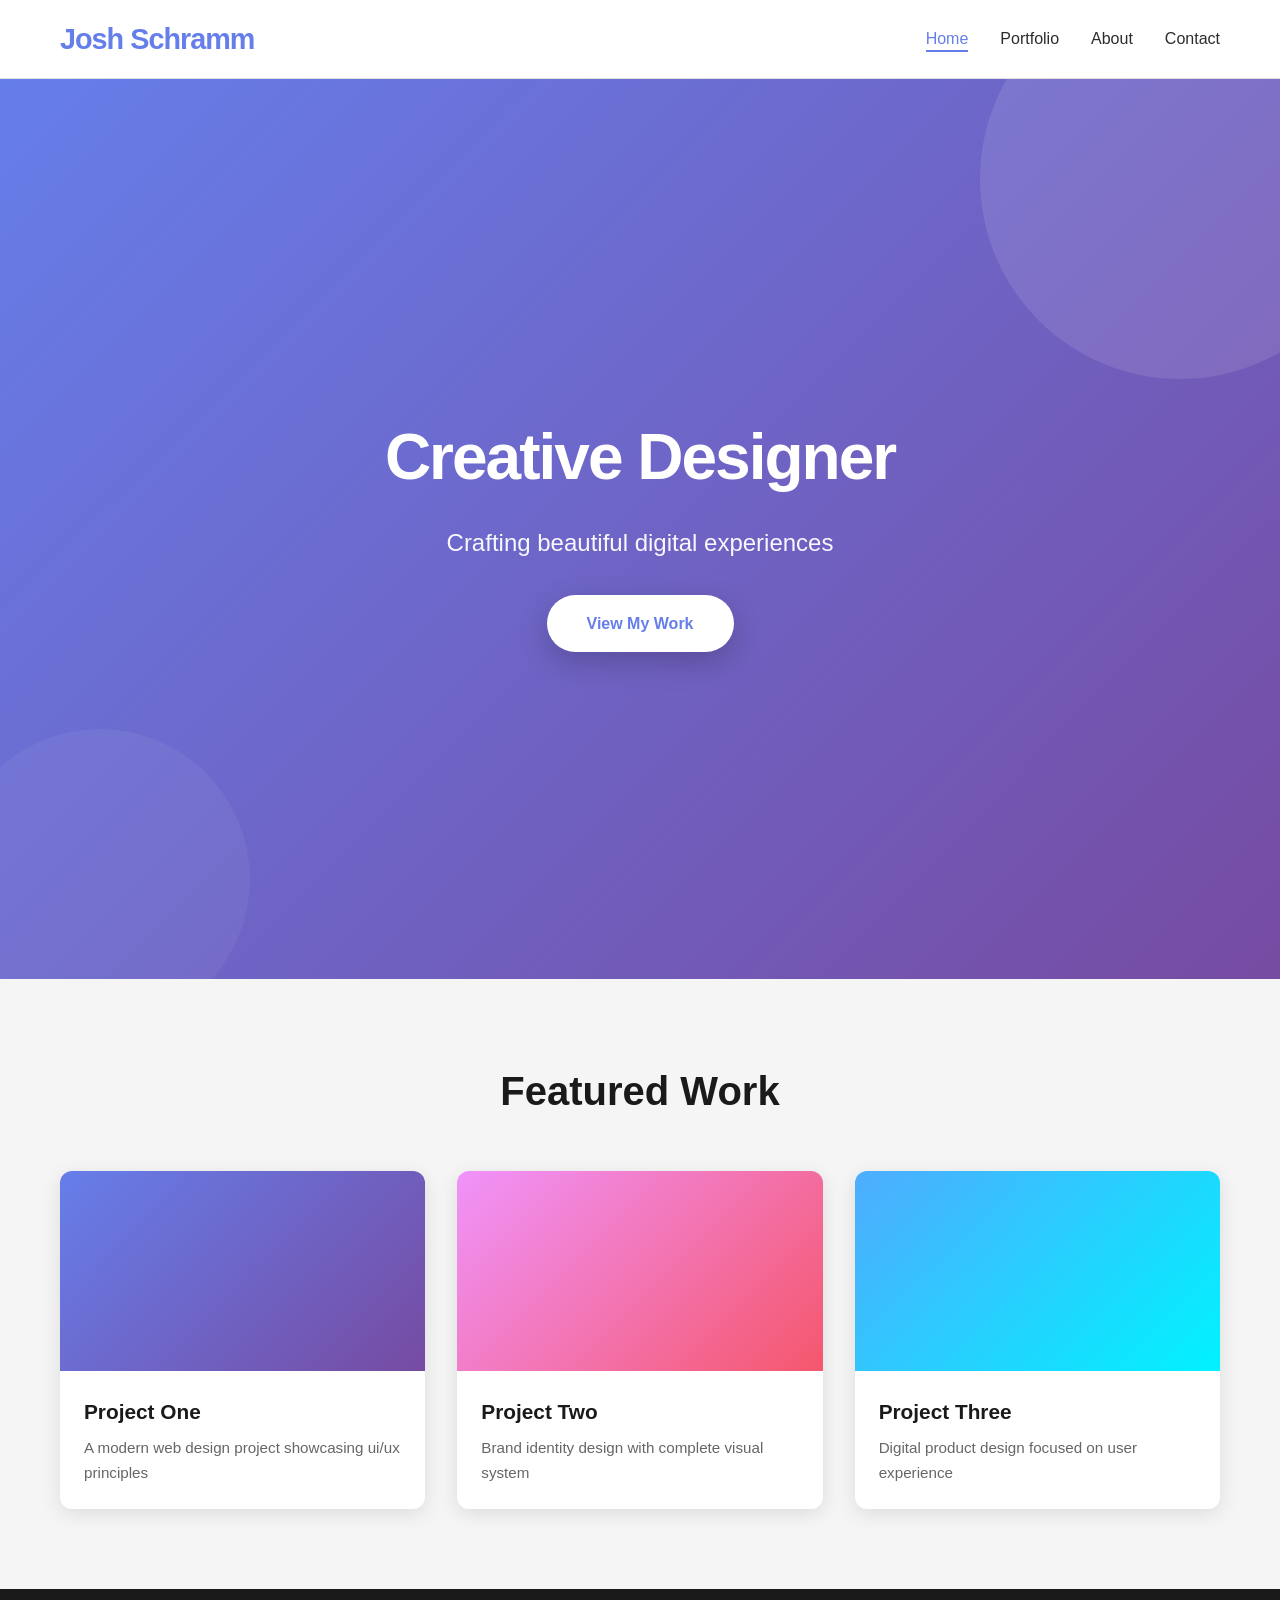
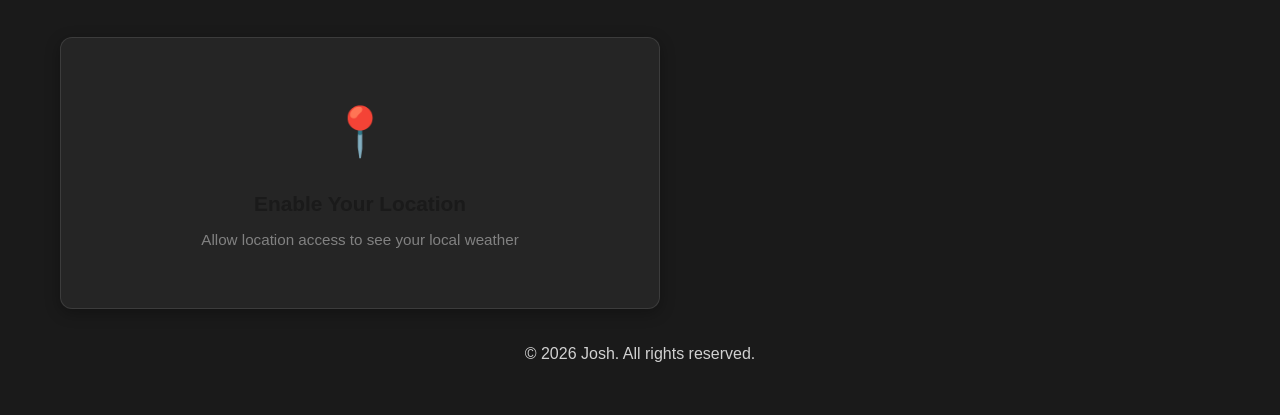
<file: index.html>
<!DOCTYPE html>
<html lang="en">
<head>
    <meta charset="UTF-8">
    <meta name="viewport" content="width=device-width, initial-scale=1.0">
    <title>Josh - Designer</title>
    <link rel="stylesheet" href="css/style.css">
</head>
<body>
    <nav class="navbar">
        <div class="nav-container">
            <a href="index.html" class="logo">Josh Schramm</a>
            <ul class="nav-menu">
                <li><a href="index.html" class="active">Home</a></li>
                <li><a href="pages/portfolio.html">Portfolio</a></li>
                <li><a href="pages/about.html">About</a></li>
                <li><a href="pages/contact.html">Contact</a></li>
            </ul>
        </div>
    </nav>

    <section class="hero">
        <div class="hero-content">
            <h1>Creative Designer</h1>
            <p>Crafting beautiful digital experiences</p>
            <a href="pages/portfolio.html" class="cta-button">View My Work</a>
        </div>
    </section>

    <section class="featured">
        <div class="container">
            <h2>Featured Work</h2>
            <div class="grid">
                <div class="card">
                    <div class="card-image" style="background: linear-gradient(135deg, #667eea 0%, #764ba2 100%);"></div>
                    <h3>Project One</h3>
                    <p>A modern web design project showcasing ui/ux principles</p>
                </div>
                <div class="card">
                    <div class="card-image" style="background: linear-gradient(135deg, #f093fb 0%, #f5576c 100%);"></div>
                    <h3>Project Two</h3>
                    <p>Brand identity design with complete visual system</p>
                </div>
                <div class="card">
                    <div class="card-image" style="background: linear-gradient(135deg, #4facfe 0%, #00f2fe 100%);"></div>
                    <h3>Project Three</h3>
                    <p>Digital product design focused on user experience</p>
                </div>
            </div>
        </div>
    </section>

    <footer>
        <div class="container">
            <div class="weather-widget" id="weatherWidget">
                <div class="weather-loading">Loading weather...</div>
            </div>
            <p>&copy; 2026 Josh. All rights reserved.</p>
        </div>
    </footer>

    <script src="js/app.js"></script>
</body>
</html>
</file>
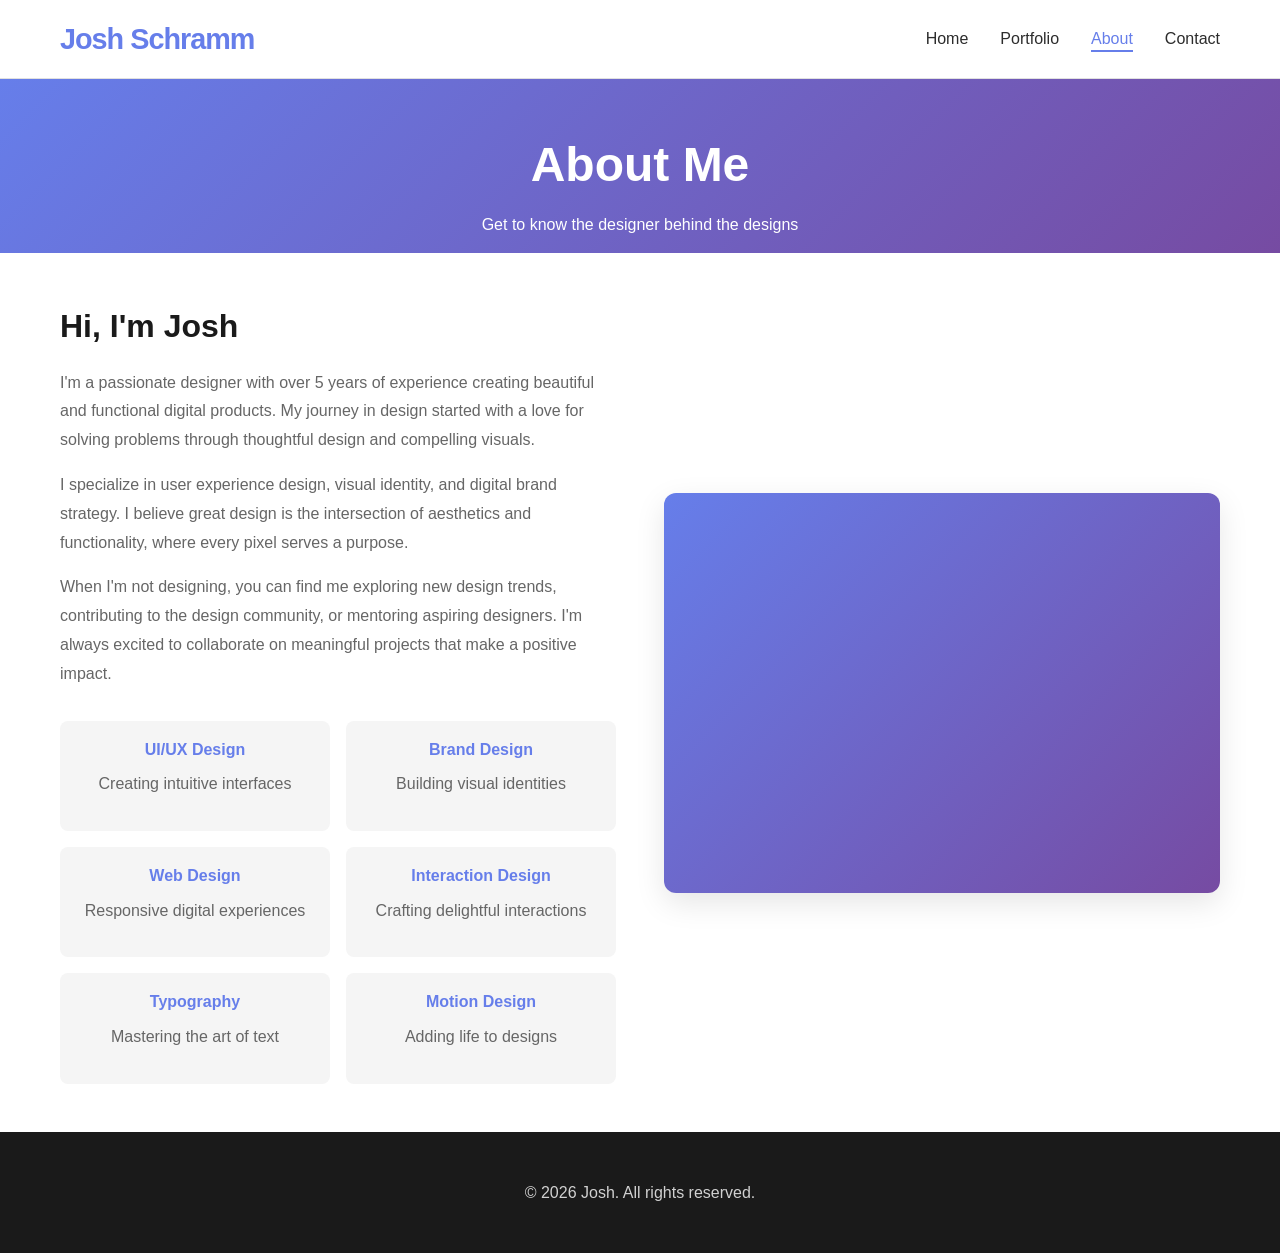
<file: pages/about.html>
<!DOCTYPE html>
<html lang="en">
<head>
    <meta charset="UTF-8">
    <meta name="viewport" content="width=device-width, initial-scale=1.0">
    <title>About - Josh</title>
    <link rel="stylesheet" href="../css/style.css">
</head>
<body>
    <nav class="navbar">
        <div class="nav-container">
            <a href="../index.html" class="logo">Josh Schramm</a>
            <ul class="nav-menu">
                <li><a href="../index.html">Home</a></li>
                <li><a href="portfolio.html">Portfolio</a></li>
                <li><a href="about.html" class="active">About</a></li>
                <li><a href="contact.html">Contact</a></li>
            </ul>
        </div>
    </nav>

    <div class="page-header">
        <div class="container">
            <h1>About Me</h1>
            <p>Get to know the designer behind the designs</p>
        </div>
    </div>

    <section class="page-content">
        <div class="container">
            <div class="about-section">
                <div class="about-text">
                    <h2>Hi, I'm Josh</h2>
                    <p>I'm a passionate designer with over 5 years of experience creating beautiful and functional digital products. My journey in design started with a love for solving problems through thoughtful design and compelling visuals.</p>
                    <p>I specialize in user experience design, visual identity, and digital brand strategy. I believe great design is the intersection of aesthetics and functionality, where every pixel serves a purpose.</p>
                    <p>When I'm not designing, you can find me exploring new design trends, contributing to the design community, or mentoring aspiring designers. I'm always excited to collaborate on meaningful projects that make a positive impact.</p>
                    
                    <div class="skills">
                        <div class="skill">
                            <h4>UI/UX Design</h4>
                            <p>Creating intuitive interfaces</p>
                        </div>
                        <div class="skill">
                            <h4>Brand Design</h4>
                            <p>Building visual identities</p>
                        </div>
                        <div class="skill">
                            <h4>Web Design</h4>
                            <p>Responsive digital experiences</p>
                        </div>
                        <div class="skill">
                            <h4>Interaction Design</h4>
                            <p>Crafting delightful interactions</p>
                        </div>
                        <div class="skill">
                            <h4>Typography</h4>
                            <p>Mastering the art of text</p>
                        </div>
                        <div class="skill">
                            <h4>Motion Design</h4>
                            <p>Adding life to designs</p>
                        </div>
                    </div>
                </div>
                <div class="about-image"></div>
            </div>
        </div>
    </section>

    <footer>
        <div class="container">
            <p>&copy; 2026 Josh. All rights reserved.</p>
        </div>
    </footer>
</body>
</html>
</file>
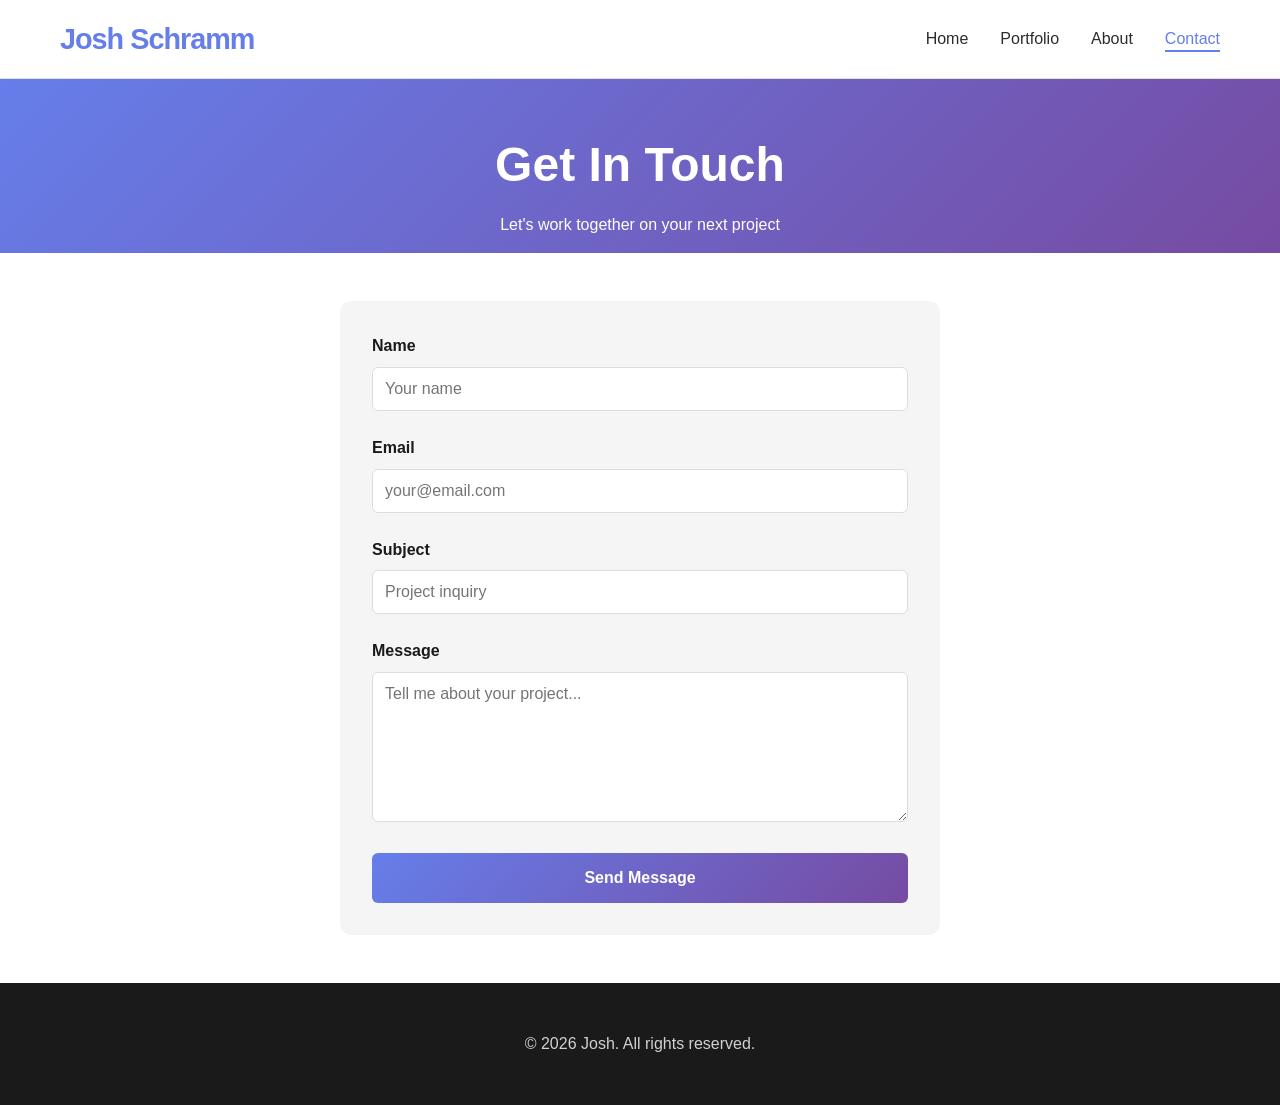
<file: pages/contact.html>
<!DOCTYPE html>
<html lang="en">
<head>
    <meta charset="UTF-8">
    <meta name="viewport" content="width=device-width, initial-scale=1.0">
    <title>Contact - Josh</title>
    <link rel="stylesheet" href="../css/style.css">
</head>
<body>
    <nav class="navbar">
        <div class="nav-container">
            <a href="../index.html" class="logo">Josh Schramm</a>
            <ul class="nav-menu">
                <li><a href="../index.html">Home</a></li>
                <li><a href="portfolio.html">Portfolio</a></li>
                <li><a href="about.html">About</a></li>
                <li><a href="contact.html" class="active">Contact</a></li>
            </ul>
        </div>
    </nav>

    <div class="page-header">
        <div class="container">
            <h1>Get In Touch</h1>
            <p>Let's work together on your next project</p>
        </div>
    </div>

    <section class="page-content">
        <div class="container">
            <form class="contact-form" id="contactForm">
                <div class="form-group">
                    <label for="name">Name</label>
                    <input type="text" id="name" name="name" required placeholder="Your name">
                </div>

                <div class="form-group">
                    <label for="email">Email</label>
                    <input type="email" id="email" name="email" required placeholder="your@email.com">
                </div>

                <div class="form-group">
                    <label for="subject">Subject</label>
                    <input type="text" id="subject" name="subject" required placeholder="Project inquiry">
                </div>

                <div class="form-group">
                    <label for="message">Message</label>
                    <textarea id="message" name="message" required placeholder="Tell me about your project..."></textarea>
                </div>

                <button type="submit" class="submit-btn">Send Message</button>
            </form>
        </div>
    </section>

    <footer>
        <div class="container">
            <p>&copy; 2026 Josh. All rights reserved.</p>
        </div>
    </footer>

    <script src="../js/contact.js"></script>
</body>
</html>
</file>
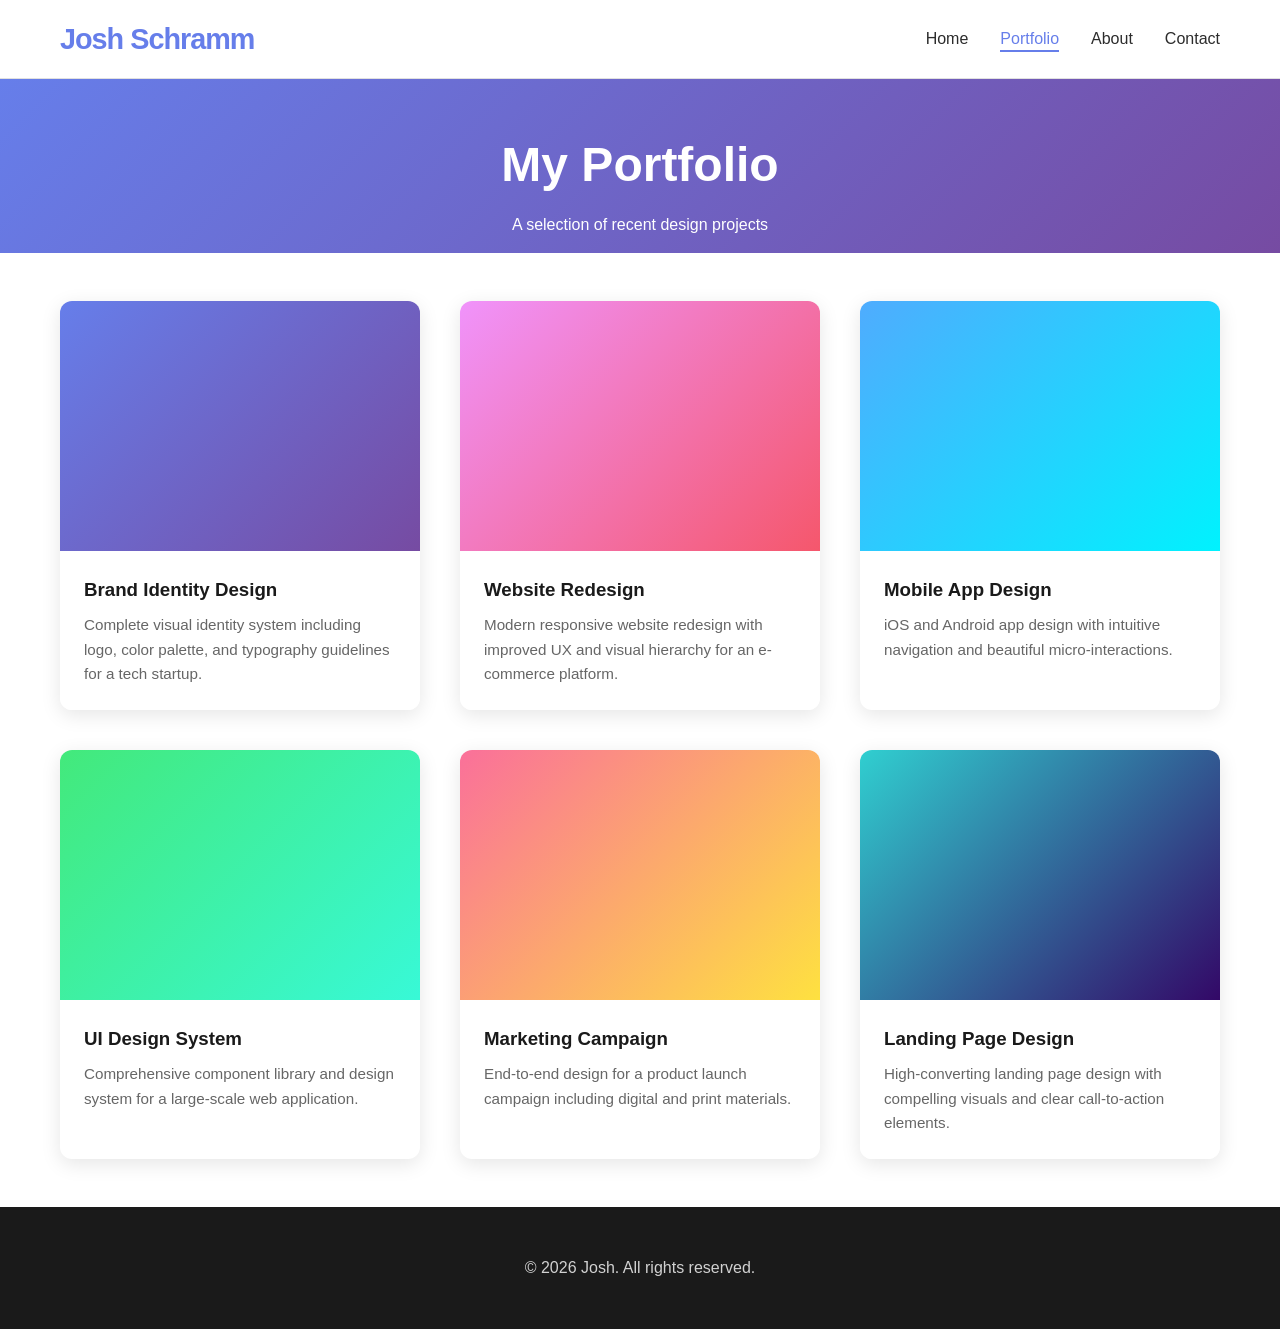
<file: pages/portfolio.html>
<!DOCTYPE html>
<html lang="en">
<head>
    <meta charset="UTF-8">
    <meta name="viewport" content="width=device-width, initial-scale=1.0">
    <title>Portfolio - Josh</title>
    <link rel="stylesheet" href="../css/style.css">
</head>
<body>
    <nav class="navbar">
        <div class="nav-container">
            <a href="../index.html" class="logo">Josh Schramm</a>
            <ul class="nav-menu">
                <li><a href="../index.html">Home</a></li>
                <li><a href="portfolio.html" class="active">Portfolio</a></li>
                <li><a href="about.html">About</a></li>
                <li><a href="contact.html">Contact</a></li>
            </ul>
        </div>
    </nav>

    <div class="page-header">
        <div class="container">
            <h1>My Portfolio</h1>
            <p>A selection of recent design projects</p>
        </div>
    </div>

    <section class="page-content">
        <div class="container">
            <div class="portfolio-grid">
                <div class="portfolio-item">
                    <div class="portfolio-item-image" style="background: linear-gradient(135deg, #667eea 0%, #764ba2 100%);"></div>
                    <div class="portfolio-item-content">
                        <h3>Brand Identity Design</h3>
                        <p>Complete visual identity system including logo, color palette, and typography guidelines for a tech startup.</p>
                    </div>
                </div>

                <div class="portfolio-item">
                    <div class="portfolio-item-image" style="background: linear-gradient(135deg, #f093fb 0%, #f5576c 100%);"></div>
                    <div class="portfolio-item-content">
                        <h3>Website Redesign</h3>
                        <p>Modern responsive website redesign with improved UX and visual hierarchy for an e-commerce platform.</p>
                    </div>
                </div>

                <div class="portfolio-item">
                    <div class="portfolio-item-image" style="background: linear-gradient(135deg, #4facfe 0%, #00f2fe 100%);"></div>
                    <div class="portfolio-item-content">
                        <h3>Mobile App Design</h3>
                        <p>iOS and Android app design with intuitive navigation and beautiful micro-interactions.</p>
                    </div>
                </div>

                <div class="portfolio-item">
                    <div class="portfolio-item-image" style="background: linear-gradient(135deg, #43e97b 0%, #38f9d7 100%);"></div>
                    <div class="portfolio-item-content">
                        <h3>UI Design System</h3>
                        <p>Comprehensive component library and design system for a large-scale web application.</p>
                    </div>
                </div>

                <div class="portfolio-item">
                    <div class="portfolio-item-image" style="background: linear-gradient(135deg, #fa709a 0%, #fee140 100%);"></div>
                    <div class="portfolio-item-content">
                        <h3>Marketing Campaign</h3>
                        <p>End-to-end design for a product launch campaign including digital and print materials.</p>
                    </div>
                </div>

                <div class="portfolio-item">
                    <div class="portfolio-item-image" style="background: linear-gradient(135deg, #30cfd0 0%, #330867 100%);"></div>
                    <div class="portfolio-item-content">
                        <h3>Landing Page Design</h3>
                        <p>High-converting landing page design with compelling visuals and clear call-to-action elements.</p>
                    </div>
                </div>
            </div>
        </div>
    </section>

    <footer>
        <div class="container">
            <p>&copy; 2026 Josh. All rights reserved.</p>
        </div>
    </footer>
</body>
</html>
</file>
<file: css/style.css>
* {
    margin: 0;
    padding: 0;
    box-sizing: border-box;
}

:root {
    --primary: #1a1a1a;
    --secondary: #ffffff;
    --accent: #667eea;
    --light-gray: #f5f5f5;
    --dark-gray: #333333;
    --text: #2c2c2c;
}

html {
    scroll-behavior: smooth;
}

body {
    font-family: 'Segoe UI', Tahoma, Geneva, Verdana, sans-serif;
    color: var(--text);
    line-height: 1.6;
    background-color: var(--secondary);
}

.container {
    max-width: 1200px;
    margin: 0 auto;
    padding: 0 20px;
}

/* Navigation */
.navbar {
    position: sticky;
    top: 0;
    z-index: 100;
    background: var(--secondary);
    border-bottom: 1px solid #e0e0e0;
    padding: 1rem 0;
}

.nav-container {
    max-width: 1200px;
    margin: 0 auto;
    padding: 0 20px;
    display: flex;
    justify-content: space-between;
    align-items: center;
}

.logo {
    font-size: 1.8rem;
    font-weight: 700;
    color: var(--accent);
    letter-spacing: -1px;
    text-decoration: none;
    transition: color 0.3s ease;
}

.logo:hover {
    color: #764ba2;
}

.nav-menu {
    display: flex;
    list-style: none;
    gap: 2rem;
}

.nav-menu a {
    text-decoration: none;
    color: var(--text);
    font-weight: 500;
    transition: color 0.3s ease;
    position: relative;
}

.nav-menu a:hover,
.nav-menu a.active {
    color: var(--accent);
}

.nav-menu a::after {
    content: '';
    position: absolute;
    width: 0;
    height: 2px;
    bottom: -5px;
    left: 0;
    background: var(--accent);
    transition: width 0.3s ease;
}

.nav-menu a:hover::after,
.nav-menu a.active::after {
    width: 100%;
}

.weather-widget {
    background: white;
    border-radius: 12px;
    padding: 1.5rem;
    box-shadow: 0 4px 15px rgba(102, 126, 234, 0.1);
    max-width: 600px;
}

.weather-loading,
.weather-error {
    text-align: center;
    color: #666;
    padding: 1rem;
}

.weather-location-denied {
    text-align: center;
    padding: 2rem 1rem;
    color: #666;
}

.weather-location-icon {
    font-size: 3rem;
    margin-bottom: 1rem;
}

.weather-location-denied h3 {
    color: var(--primary);
    margin-bottom: 0.5rem;
    font-size: 1.3rem;
}

.weather-location-denied p {
    font-size: 0.95rem;
    color: #999;
}

.weather-content {
    display: flex;
    flex-direction: column;
    gap: 1rem;
}

.weather-location {
    font-size: 0.95rem;
    color: #999;
    text-transform: uppercase;
    letter-spacing: 0.5px;
    font-weight: 600;
}

.weather-main {
    display: flex;
    align-items: center;
    gap: 1.5rem;
    flex: 1;
}

.weather-emoji {
    font-size: 4rem;
    line-height: 1;
}

.weather-info {
    flex: 1;
}

.weather-temp {
    font-size: 2.5rem;
    font-weight: 700;
    color: var(--primary);
    line-height: 1;
}

.weather-description {
    font-size: 1.1rem;
    color: #666;
    margin-top: 0.5rem;
}

.weather-details {
    display: flex;
    gap: 1.5rem;
    margin-top: 1rem;
    padding-top: 1rem;
    border-top: 1px solid #e0e0e0;
}

.weather-detail {
    display: flex;
    flex-direction: column;
    align-items: center;
    text-align: center;
}

.detail-label {
    font-size: 0.85rem;
    color: #999;
    text-transform: uppercase;
    letter-spacing: 0.5px;
    font-weight: 600;
}

.detail-value {
    font-size: 1.3rem;
    font-weight: 700;
    color: var(--accent);
    margin-top: 0.25rem;
}

/* Hero Section */
.hero {
    min-height: 100vh;
    display: flex;
    align-items: center;
    justify-content: center;
    background: linear-gradient(135deg, #667eea 0%, #764ba2 100%);
    color: white;
    text-align: center;
    position: relative;
    overflow: hidden;
}

.hero::before {
    content: '';
    position: absolute;
    width: 400px;
    height: 400px;
    border-radius: 50%;
    background: rgba(255, 255, 255, 0.1);
    top: -100px;
    right: -100px;
    animation: float 6s ease-in-out infinite;
}

.hero::after {
    content: '';
    position: absolute;
    width: 300px;
    height: 300px;
    border-radius: 50%;
    background: rgba(255, 255, 255, 0.05);
    bottom: -50px;
    left: -50px;
    animation: float 8s ease-in-out infinite reverse;
}

@keyframes float {
    0%, 100% {
        transform: translateY(0px);
    }
    50% {
        transform: translateY(30px);
    }
}

.hero-content {
    position: relative;
    z-index: 1;
}

.hero h1 {
    font-size: 4rem;
    margin-bottom: 1rem;
    font-weight: 700;
    letter-spacing: -2px;
}

.hero p {
    font-size: 1.5rem;
    margin-bottom: 2rem;
    font-weight: 300;
    opacity: 0.95;
}

.cta-button {
    display: inline-block;
    padding: 1rem 2.5rem;
    background: white;
    color: var(--accent);
    text-decoration: none;
    border-radius: 50px;
    font-weight: 600;
    transition: all 0.3s ease;
    box-shadow: 0 10px 30px rgba(0, 0, 0, 0.2);
}

.cta-button:hover {
    transform: translateY(-2px);
    box-shadow: 0 15px 40px rgba(0, 0, 0, 0.3);
}

/* Featured Section */
.featured {
    padding: 5rem 0;
    background: var(--light-gray);
}

.featured h2 {
    font-size: 2.5rem;
    margin-bottom: 3rem;
    text-align: center;
    color: var(--primary);
}

.grid {
    display: grid;
    grid-template-columns: repeat(auto-fit, minmax(300px, 1fr));
    gap: 2rem;
}

.card {
    background: white;
    border-radius: 12px;
    overflow: hidden;
    box-shadow: 0 5px 20px rgba(0, 0, 0, 0.1);
    transition: all 0.3s ease;
    cursor: pointer;
}

.card:hover {
    transform: translateY(-8px);
    box-shadow: 0 15px 40px rgba(0, 0, 0, 0.15);
}

.card-image {
    width: 100%;
    height: 200px;
    background-size: cover;
    background-position: center;
}

.card h3 {
    padding: 1.5rem 1.5rem 0.5rem;
    font-size: 1.3rem;
    color: var(--primary);
}

.card p {
    padding: 0 1.5rem 1.5rem;
    color: #666;
    font-size: 0.95rem;
}

/* Footer */
footer {
    background: var(--primary);
    color: var(--secondary);
    padding: 3rem 0;
    text-align: center;
}

footer .weather-widget {
    margin-bottom: 2rem;
    background: rgba(255, 255, 255, 0.05);
    border: 1px solid rgba(255, 255, 255, 0.1);
    box-shadow: 0 4px 15px rgba(0, 0, 0, 0.3);
}

footer .weather-location {
    color: rgba(255, 255, 255, 0.7);
}

footer .weather-temp {
    color: var(--secondary);
}

footer .weather-description {
    color: rgba(255, 255, 255, 0.8);
}

footer .detail-label {
    color: rgba(255, 255, 255, 0.6);
}

footer .detail-value {
    color: var(--accent);
}

footer .weather-details {
    border-top-color: rgba(255, 255, 255, 0.1);
}

footer p {
    margin: 0;
    opacity: 0.8;
}

/* Page Sections */
.page-header {
    padding: 3rem 0 1rem;
    background: linear-gradient(135deg, #667eea 0%, #764ba2 100%);
    color: white;
    text-align: center;
}

.page-header h1 {
    font-size: 3rem;
    margin-bottom: 0.5rem;
}

.page-content {
    padding: 3rem 0;
    min-height: 60vh;
}

/* Portfolio Grid */
.portfolio-grid {
    display: grid;
    grid-template-columns: repeat(auto-fit, minmax(350px, 1fr));
    gap: 2.5rem;
}

.portfolio-item {
    border-radius: 12px;
    overflow: hidden;
    box-shadow: 0 5px 20px rgba(0, 0, 0, 0.1);
    transition: all 0.3s ease;
}

.portfolio-item:hover {
    transform: translateY(-8px);
    box-shadow: 0 15px 40px rgba(0, 0, 0, 0.15);
}

.portfolio-item-image {
    width: 100%;
    height: 250px;
    background-size: cover;
    background-position: center;
}

.portfolio-item-content {
    padding: 1.5rem;
    background: white;
}

.portfolio-item h3 {
    color: var(--primary);
    margin-bottom: 0.5rem;
}

.portfolio-item p {
    color: #666;
    font-size: 0.95rem;
}

/* About Section */
.about-section {
    display: grid;
    grid-template-columns: 1fr 1fr;
    gap: 3rem;
    align-items: center;
}

.about-text h2 {
    font-size: 2rem;
    margin-bottom: 1rem;
    color: var(--primary);
}

.about-text p {
    color: #666;
    margin-bottom: 1rem;
    line-height: 1.8;
}

.skills {
    display: grid;
    grid-template-columns: 1fr 1fr;
    gap: 1rem;
    margin-top: 2rem;
}

.skill {
    padding: 1rem;
    background: var(--light-gray);
    border-radius: 8px;
    text-align: center;
}

.skill h4 {
    color: var(--accent);
    margin-bottom: 0.5rem;
}

.about-image {
    width: 100%;
    height: 400px;
    background: linear-gradient(135deg, #667eea 0%, #764ba2 100%);
    border-radius: 12px;
    box-shadow: 0 10px 30px rgba(0, 0, 0, 0.1);
}

/* Contact Form */
.contact-form {
    max-width: 600px;
    margin: 0 auto;
    background: var(--light-gray);
    padding: 2rem;
    border-radius: 12px;
}

.form-group {
    margin-bottom: 1.5rem;
}

label {
    display: block;
    margin-bottom: 0.5rem;
    color: var(--primary);
    font-weight: 600;
}

input,
textarea {
    width: 100%;
    padding: 0.75rem;
    border: 1px solid #ddd;
    border-radius: 6px;
    font-family: inherit;
    font-size: 1rem;
    transition: border-color 0.3s ease;
}

input:focus,
textarea:focus {
    outline: none;
    border-color: var(--accent);
}

textarea {
    resize: vertical;
    min-height: 150px;
}

.submit-btn {
    width: 100%;
    padding: 1rem;
    background: linear-gradient(135deg, #667eea 0%, #764ba2 100%);
    color: white;
    border: none;
    border-radius: 6px;
    font-size: 1rem;
    font-weight: 600;
    cursor: pointer;
    transition: all 0.3s ease;
}

.submit-btn:hover {
    transform: translateY(-2px);
    box-shadow: 0 10px 30px rgba(102, 126, 234, 0.3);
}

/* Responsive Design */
@media (max-width: 768px) {
    .nav-menu {
        gap: 1rem;
        font-size: 0.9rem;
    }

    .hero h1 {
        font-size: 2.5rem;
    }

    .hero p {
        font-size: 1.1rem;
    }

    .featured h2,
    .page-header h1 {
        font-size: 2rem;
    }

    .grid,
    .portfolio-grid {
        grid-template-columns: 1fr;
    }

    .about-section {
        grid-template-columns: 1fr;
    }

    .about-image {
        height: 300px;
    }

    .skills {
        grid-template-columns: 1fr;
    }

    .weather-emoji {
        font-size: 3rem;
    }

    .weather-temp {
        font-size: 2rem;
    }

    .weather-details {
        gap: 1rem;
    }
}
</file>
